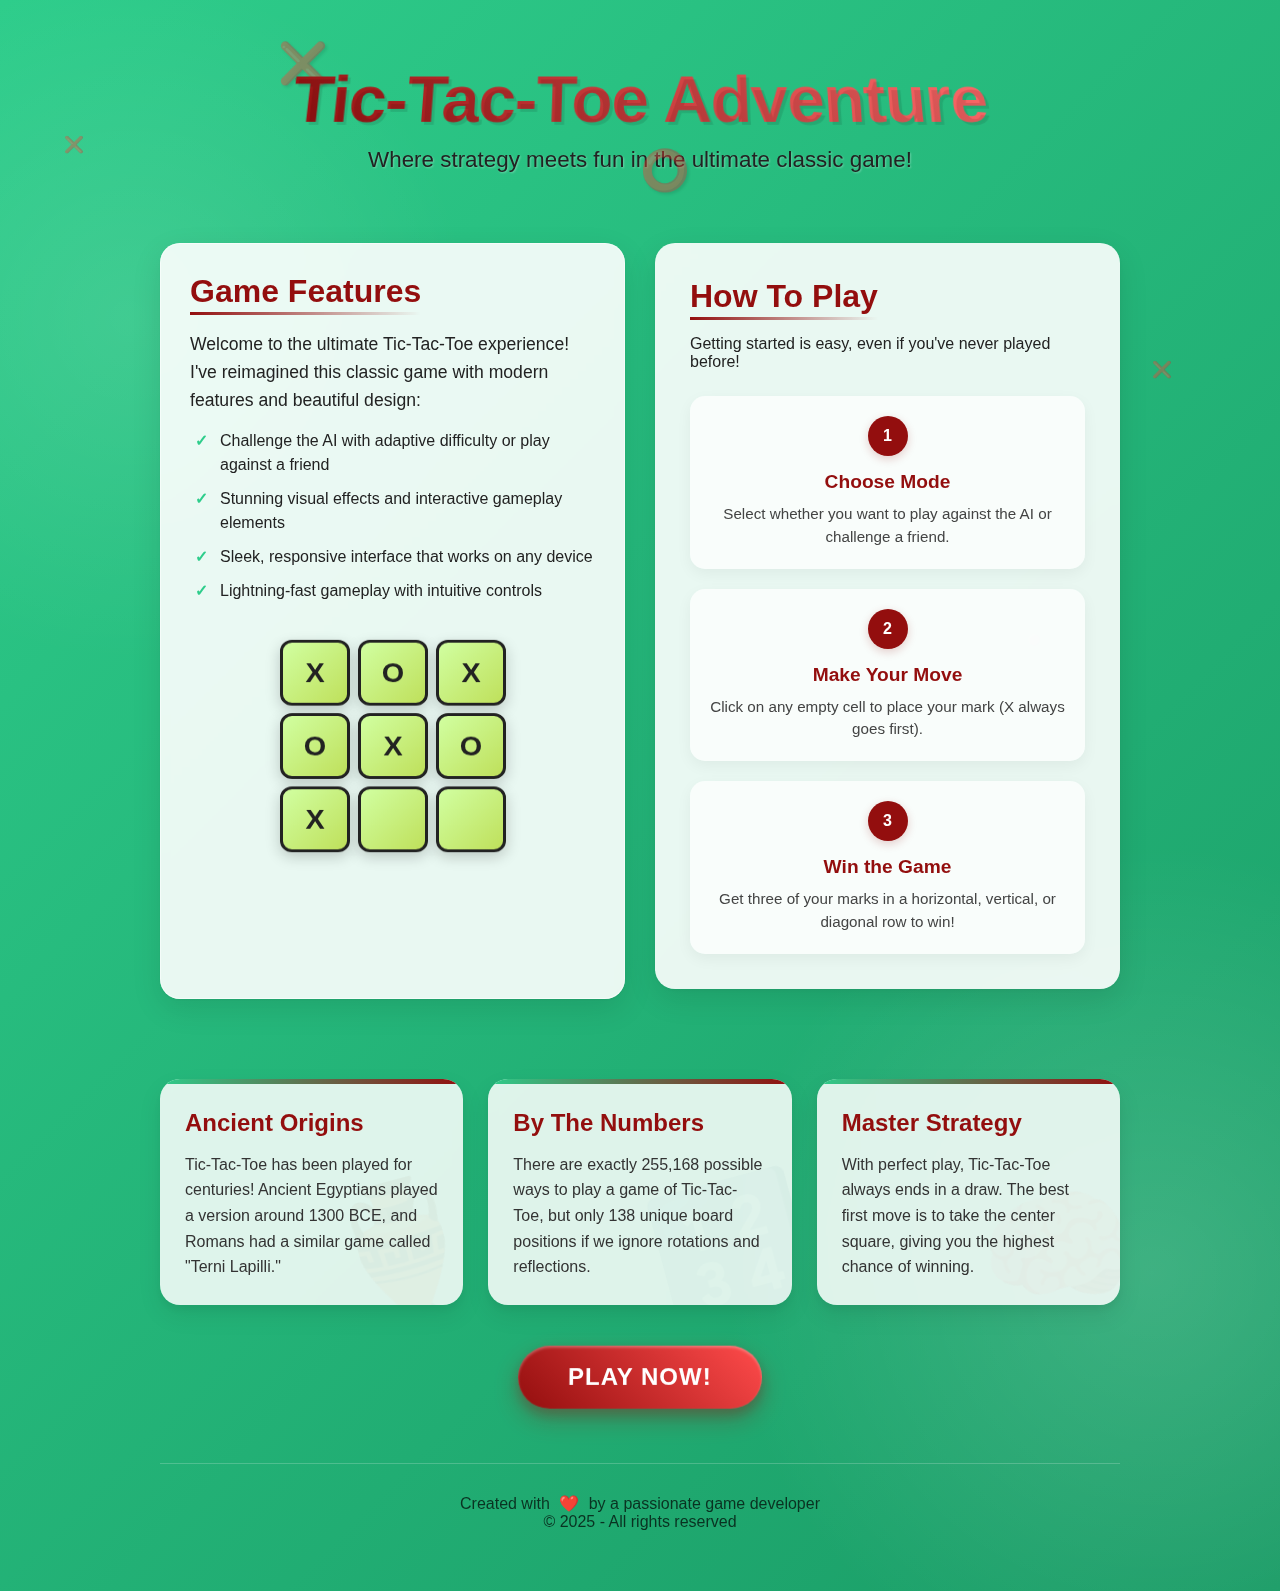
<file: index.html>
<!DOCTYPE html>
<html lang="en">
<head>
    <meta charset="UTF-8">
    <meta name="viewport" content="width=device-width, initial-scale=1.0">
    <title>Welcome to Tic-Tac-Toe Adventure</title>
    <style>
        :root {
            --primary: #2ecd8b;
            --secondary: #930e0e;
            --accent: #bfe05b;
            --dark: #222;
            --light: #fff;
        }
        
        * {
            box-sizing: border-box;
            margin: 0;
            padding: 0;
        }
        
        body {
            font-family: 'Segoe UI', Tahoma, Geneva, Verdana, sans-serif;
            background: linear-gradient(135deg, var(--primary) 0%, #1a9c66 100%);
            color: var(--dark);
            overflow-x: hidden;
            min-height: 100vh;
            position: relative;
        }
        
        body::before {
            content: "";
            position: absolute;
            top: 0;
            left: 0;
            width: 100%;
            height: 100%;
            background-image: 
                radial-gradient(circle at 10% 20%, rgba(255, 255, 255, 0.1) 0%, rgba(255, 255, 255, 0) 20%),
                radial-gradient(circle at 90% 80%, rgba(255, 255, 255, 0.15) 0%, rgba(255, 255, 255, 0) 25%);
            pointer-events: none;
        }
        
        .container {
            max-width: 1000px;
            margin: 0 auto;
            padding: 30px 20px;
            position: relative;
            z-index: 1;
        }
        
        /* Header Section */
        header {
            text-align: center;
            padding: 30px 0;
            position: relative;
        }
        
        .title-container {
            position: relative;
            display: inline-block;
        }
        
        h1 {
            font-size: 4.2em;
            font-weight: 800;
            background: linear-gradient(45deg, var(--secondary) 0%, #ff6b6b 100%);
            -webkit-background-clip: text;
            background-clip: text;
            color: transparent;
            text-shadow: 3px 3px 0px rgba(0, 0, 0, 0.1);
            margin-bottom: 10px;
            letter-spacing: -1px;
            transform: perspective(500px) rotateX(10deg);
            animation: titleFloat 6s ease-in-out infinite;
        }
        
        @keyframes titleFloat {
            0%, 100% { transform: perspective(500px) rotateX(10deg) translateY(0); }
            50% { transform: perspective(500px) rotateX(10deg) translateY(-10px); }
        }
        
        .x-marker, .o-marker {
            position: absolute;
            font-size: 2.5em;
            color: rgba(255, 255, 255, 0.8);
            text-shadow: 2px 2px 3px rgba(0, 0, 0, 0.2);
            animation: spin 10s linear infinite;
            opacity: 0.5;
        }
        
        .x-marker:nth-child(1) { top: -20px; left: -15px; animation-delay: 0s; }
        .o-marker:nth-child(2) { bottom: -10px; right: -15px; animation-delay: 2s; }
        
        @keyframes spin {
            0% { transform: rotate(0deg); }
            100% { transform: rotate(360deg); }
        }
        
        .tagline {
            font-size: 1.4em;
            color: var(--dark);
            margin-bottom: 40px;
            text-shadow: 1px 1px 2px rgba(255, 255, 255, 0.3);
            animation: fadeIn 1s ease-out;
            font-weight: 300;
        }
        
        @keyframes fadeIn {
            from { opacity: 0; transform: translateY(20px); }
            to { opacity: 1; transform: translateY(0); }
        }
        
        /* Main Content */
        .content-wrapper {
            display: grid;
            grid-template-columns: 1fr 1fr;
            gap: 30px;
            margin-bottom: 50px;
        }
        
        @media (max-width: 768px) {
            .content-wrapper {
                grid-template-columns: 1fr;
            }
        }
        
        /* Game Info Section */
        .game-info {
            background: rgba(255, 255, 255, 0.9);
            border-radius: 20px;
            padding: 30px;
            margin-bottom: 30px;
            box-shadow: 
                0 10px 30px rgba(0, 0, 0, 0.1),
                0 1px 3px rgba(0, 0, 0, 0.05),
                inset 0 0 0 1px rgba(255, 255, 255, 0.5);
            backdrop-filter: blur(5px);
            transform: translateZ(0);
            transition: transform 0.3s ease, box-shadow 0.3s ease;
            overflow: hidden;
            position: relative;
        }
        
        .game-info:hover {
            transform: translateY(-5px);
            box-shadow: 
                0 15px 35px rgba(0, 0, 0, 0.15),
                0 3px 10px rgba(0, 0, 0, 0.1),
                inset 0 0 0 1px rgba(255, 255, 255, 0.6);
        }
        
        .game-info::after {
            content: "";
            position: absolute;
            top: -50%;
            left: -50%;
            width: 200%;
            height: 200%;
            background: radial-gradient(circle, rgba(255, 255, 255, 0.2) 0%, rgba(255, 255, 255, 0) 80%);
            opacity: 0;
            transform: translate(100%, 100%);
            transition: opacity 0.5s;
            pointer-events: none;
            z-index: 1;
        }
        
        .game-info:hover::after {
            opacity: 1;
        }
        
        h2 {
            font-size: 2em;
            color: var(--secondary);
            margin-bottom: 20px;
            position: relative;
            display: inline-block;
        }
        
        h2::after {
            content: "";
            position: absolute;
            bottom: -5px;
            left: 0;
            width: 100%;
            height: 3px;
            background: linear-gradient(90deg, var(--secondary), transparent);
        }
        
        .game-info p {
            margin-bottom: 15px;
            line-height: 1.6;
            font-size: 1.1em;
        }
        
        .game-info ul {
            list-style-type: none;
            padding-left: 5px;
            margin-bottom: 20px;
        }
        
        .game-info li {
            margin-bottom: 10px;
            padding-left: 25px;
            position: relative;
            line-height: 1.5;
        }
        
        .game-info li::before {
            content: "✓";
            position: absolute;
            left: 0;
            color: var(--primary);
            font-weight: bold;
        }
        
        /* Game Board Preview */
        .game-board-preview {
            display: grid;
            grid-template-columns: repeat(3, 70px);
            grid-gap: 8px;
            margin: 30px auto;
            width: fit-content;
            perspective: 800px;
            transform-style: preserve-3d;
            animation: boardRotate 20s infinite linear;
            transform: rotateX(20deg);
        }
        
        @keyframes boardRotate {
            0% { transform: rotateX(20deg) rotateY(0); }
            100% { transform: rotateX(20deg) rotateY(360deg); }
        }
        
        .cell-preview {
            width: 70px;
            height: 70px;
            display: flex;
            justify-content: center;
            align-items: center;
            font-size: 1.8em;
            font-weight: bold;
            background: linear-gradient(135deg, #d1ffa1 0%, var(--accent) 100%);
            border: 3px solid var(--dark);
            border-radius: 12px;
            box-shadow: 0 5px 15px rgba(0, 0, 0, 0.2);
            transition: transform 0.3s ease, box-shadow 0.3s ease;
            animation: cellAppear 0.5s backwards;
            position: relative;
            overflow: hidden;
        }
        
        .cell-preview:nth-child(1) { animation-delay: 0.1s; }
        .cell-preview:nth-child(2) { animation-delay: 0.2s; }
        .cell-preview:nth-child(3) { animation-delay: 0.3s; }
        .cell-preview:nth-child(4) { animation-delay: 0.4s; }
        .cell-preview:nth-child(5) { animation-delay: 0.5s; }
        .cell-preview:nth-child(6) { animation-delay: 0.6s; }
        .cell-preview:nth-child(7) { animation-delay: 0.7s; }
        .cell-preview:nth-child(8) { animation-delay: 0.8s; }
        .cell-preview:nth-child(9) { animation-delay: 0.9s; }
        
        @keyframes cellAppear {
            from { opacity: 0; transform: scale(0.5); }
            to { opacity: 1; transform: scale(1); }
        }
        
        .cell-preview:hover {
            transform: translateY(-5px) scale(1.05);
            box-shadow: 0 8px 20px rgba(0, 0, 0, 0.3);
            z-index: 2;
        }
        
        .cell-preview::after {
            content: "";
            position: absolute;
            top: -10px;
            left: -10px;
            right: -10px;
            bottom: -10px;
            background: radial-gradient(circle, rgba(255, 255, 255, 0.7) 0%, rgba(255, 255, 255, 0) 70%);
            opacity: 0;
            transition: opacity 0.3s;
            z-index: -1;
        }
        
        .cell-preview:hover::after {
            opacity: 0.5;
        }
        
        /* Fun Facts Section */
        .fun-facts {
            display: grid;
            grid-template-columns: repeat(auto-fit, minmax(280px, 1fr));
            gap: 25px;
            margin-bottom: 40px;
        }
        
        .fact-card {
            background: rgba(255, 255, 255, 0.85);
            border-radius: 20px;
            padding: 25px;
            box-shadow: 
                0 10px 25px rgba(0, 0, 0, 0.08),
                0 5px 10px rgba(0, 0, 0, 0.05);
            transition: all 0.3s ease;
            overflow: hidden;
            position: relative;
            z-index: 1;
            backdrop-filter: blur(5px);
        }
        
        .fact-card:hover {
            transform: translateY(-10px);
            box-shadow: 
                0 15px 35px rgba(0, 0, 0, 0.12),
                0 10px 20px rgba(0, 0, 0, 0.08);
        }
        
        .fact-card::before {
            content: "";
            position: absolute;
            top: 0;
            left: 0;
            width: 100%;
            height: 5px;
            background: linear-gradient(90deg, var(--primary), var(--secondary));
            z-index: 1;
        }
        
        .fact-card h3 {
            color: var(--secondary);
            margin-top: 5px;
            margin-bottom: 15px;
            font-size: 1.5em;
            position: relative;
            display: inline-block;
        }
        
        .fact-card p {
            line-height: 1.6;
            color: #333;
            position: relative;
            z-index: 2;
        }
        
        .fact-icon {
            position: absolute;
            bottom: -20px;
            right: -20px;
            font-size: 8em;
            color: rgba(0, 0, 0, 0.04);
            transform: rotate(-15deg);
            pointer-events: none;
        }
        
        /* Play Button */
        .play-button-container {
            text-align: center;
            margin: 40px 0;
            perspective: 1000px;
        }
        
        .play-button {
            display: inline-block;
            padding: 18px 50px;
            background: linear-gradient(45deg, var(--secondary) 0%, #ff4b4b 100%);
            color: white;
            text-decoration: none;
            font-size: 1.5em;
            font-weight: bold;
            border-radius: 50px;
            box-shadow: 
                0 10px 25px rgba(147, 14, 14, 0.3),
                0 6px 12px rgba(147, 14, 14, 0.2),
                inset 0 2px 3px rgba(255, 255, 255, 0.3);
            transition: all 0.3s ease;
            position: relative;
            overflow: hidden;
            transform-style: preserve-3d;
            transform: translateZ(0) rotateX(10deg);
            text-transform: uppercase;
            letter-spacing: 1px;
        }
        
        .play-button:hover {
            transform: translateZ(0) rotateX(10deg) scale(1.05) translateY(-5px);
            box-shadow: 
                0 15px 35px rgba(147, 14, 14, 0.4),
                0 8px 15px rgba(147, 14, 14, 0.3),
                inset 0 2px 5px rgba(255, 255, 255, 0.4);
        }
        
        .play-button:active {
            transform: translateZ(0) rotateX(10deg) scale(0.98) translateY(0);
            box-shadow: 
                0 5px 15px rgba(147, 14, 14, 0.4),
                0 3px 8px rgba(147, 14, 14, 0.3),
                inset 0 1px 3px rgba(255, 255, 255, 0.4);
        }
        
        .play-button::before {
            content: "";
            position: absolute;
            top: 0;
            left: -100%;
            width: 100%;
            height: 100%;
            background: linear-gradient(
                90deg,
                transparent 0%,
                rgba(255, 255, 255, 0.4) 50%,
                transparent 100%
            );
            transition: left 0.7s ease;
        }
        
        .play-button:hover::before {
            left: 100%;
        }
        
        /* How to Play Section */
        .how-to-play {
            background: rgba(255, 255, 255, 0.9);
            border-radius: 20px;
            padding: 35px;
            box-shadow: 
                0 10px 30px rgba(0, 0, 0, 0.1),
                0 1px 5px rgba(0, 0, 0, 0.05);
            margin-bottom: 40px;
            position: relative;
            overflow: hidden;
            backdrop-filter: blur(5px);
        }
        
        .steps-container {
            display: flex;
            margin-top: 25px;
            flex-wrap: wrap;
            justify-content: space-around;
            gap: 20px;
        }
        
        .step {
            flex: 1;
            min-width: 200px;
            padding: 20px;
            background: rgba(255, 255, 255, 0.7);
            border-radius: 15px;
            box-shadow: 0 5px 15px rgba(0, 0, 0, 0.05);
            position: relative;
            display: flex;
            flex-direction: column;
            align-items: center;
            text-align: center;
            transition: transform 0.3s ease;
        }
        
        .step:hover {
            transform: translateY(-5px);
        }
        
        .step-number {
            display: flex;
            justify-content: center;
            align-items: center;
            width: 40px;
            height: 40px;
            background: var(--secondary);
            color: white;
            border-radius: 50%;
            font-weight: bold;
            margin-bottom: 15px;
            box-shadow: 0 3px 10px rgba(147, 14, 14, 0.2);
        }
        
        .step h4 {
            color: var(--secondary);
            margin-bottom: 10px;
            font-size: 1.2em;
        }
        
        .step p {
            color: #444;
            line-height: 1.5;
            font-size: 0.95em;
        }
        
        /* Footer */
        footer {
            text-align: center;
            padding: 30px 0;
            color: rgba(0, 0, 0, 0.7);
            position: relative;
            margin-top: 50px;
            border-top: 1px solid rgba(255, 255, 255, 0.2);
        }
        
        .footer-content {
            position: relative;
            z-index: 2;
        }
        
        .heart {
            display: inline-block;
            color: var(--secondary);
            animation: heartbeat 1.5s infinite;
            margin: 0 5px;
        }
        
        @keyframes heartbeat {
            0%, 100% { transform: scale(1); }
            50% { transform: scale(1.2); }
        }
        
        /* Floating shapes */
        .shapes {
            position: fixed;
            width: 100%;
            height: 100%;
            top: 0;
            left: 0;
            z-index: 0;
            overflow: hidden;
            pointer-events: none;
        }
        
        .shape {
            position: absolute;
            opacity: 0.4;
            animation: floatAnimation 20s infinite linear;
        }
        
        .shape:nth-child(1) {
            top: 15%;
            left: 5%;
            animation-duration: 15s;
            animation-delay: 0s;
        }
        
        .shape:nth-child(2) {
            top: 70%;
            left: 80%;
            animation-duration: 25s;
            animation-delay: 2s;
        }
        
        .shape:nth-child(3) {
            top: 40%;
            left: 90%;
            animation-duration: 18s;
            animation-delay: 5s;
        }
        
        .shape:nth-child(4) {
            top: 80%;
            left: 25%;
            animation-duration: 22s;
            animation-delay: 7s;
        }
        
        @keyframes floatAnimation {
            0% {
                transform: translateY(0) rotate(0deg);
            }
            50% {
                transform: translateY(-100px) rotate(180deg);
            }
            100% {
                transform: translateY(0) rotate(360deg);
            }
        }
        
        /* Media Queries */
        @media (max-width: 992px) {
            h1 {
                font-size: 3.5em;
            }
            
            .content-wrapper {
                grid-template-columns: 1fr;
            }
            
            .game-board-preview {
                animation: none;
                transform: none;
            }
        }
        
        @media (max-width: 768px) {
            .container {
                padding: 20px 15px;
            }
            
            h1 {
                font-size: 3em;
            }
            
            .game-info, .how-to-play, .fact-card {
                padding: 20px;
            }
            
            .steps-container {
                flex-direction: column;
            }
            
            .step {
                width: 100%;
            }
            
            .play-button {
                padding: 15px 40px;
                font-size: 1.3em;
            }
        }
        
        @media (max-width: 480px) {
            h1 {
                font-size: 2.5em;
            }
            
            .tagline {
                font-size: 1.1em;
            }
            
            .cell-preview {
                width: 60px;
                height: 60px;
            }
            
            .game-board-preview {
                grid-template-columns: repeat(3, 60px);
            }
        }
    </style>
</head>
<body>
    <div class="shapes">
        <div class="shape">❌</div>
        <div class="shape">⭕</div>
        <div class="shape">❌</div>
        <div class="shape">⭕</div>
    </div>

    <div class="container">
        <header>
            <div class="title-container">
                <span class="x-marker">❌</span>
                <h1>Tic-Tac-Toe Adventure</h1>
                <span class="o-marker">⭕</span>
            </div>
            <p class="tagline">Where strategy meets fun in the ultimate classic game!</p>
        </header>
        
        <div class="content-wrapper">
            <div class="game-info">
                <h2>Game Features</h2>
                <p>Welcome to the ultimate Tic-Tac-Toe experience! I've reimagined this classic game with modern features and beautiful design:</p>
                <ul>
                    <li>Challenge the AI with adaptive difficulty or play against a friend</li>
                    <li>Stunning visual effects and interactive gameplay elements</li>
                    <li>Sleek, responsive interface that works on any device</li>
                    <li>Lightning-fast gameplay with intuitive controls</li>
                </ul>
                
                <div class="game-board-preview">
                    <div class="cell-preview">X</div>
                    <div class="cell-preview">O</div>
                    <div class="cell-preview">X</div>
                    <div class="cell-preview">O</div>
                    <div class="cell-preview">X</div>
                    <div class="cell-preview">O</div>
                    <div class="cell-preview">X</div>
                    <div class="cell-preview"></div>
                    <div class="cell-preview"></div>
                </div>
            </div>
            
            <div class="how-to-play">
                <h2>How To Play</h2>
                <p>Getting started is easy, even if you've never played before!</p>
                
                <div class="steps-container">
                    <div class="step">
                        <div class="step-number">1</div>
                        <h4>Choose Mode</h4>
                        <p>Select whether you want to play against the AI or challenge a friend.</p>
                    </div>
                    
                    <div class="step">
                        <div class="step-number">2</div>
                        <h4>Make Your Move</h4>
                        <p>Click on any empty cell to place your mark (X always goes first).</p>
                    </div>
                    
                    <div class="step">
                        <div class="step-number">3</div>
                        <h4>Win the Game</h4>
                        <p>Get three of your marks in a horizontal, vertical, or diagonal row to win!</p>
                    </div>
                </div>
            </div>
        </div>
        
        <div class="fun-facts">
            <div class="fact-card">
                <h3>Ancient Origins</h3>
                <p>Tic-Tac-Toe has been played for centuries! Ancient Egyptians played a version around 1300 BCE, and Romans had a similar game called "Terni Lapilli."</p>
                <div class="fact-icon">🏺</div>
            </div>
            
            <div class="fact-card">
                <h3>By The Numbers</h3>
                <p>There are exactly 255,168 possible ways to play a game of Tic-Tac-Toe, but only 138 unique board positions if we ignore rotations and reflections.</p>
                <div class="fact-icon">🔢</div>
            </div>
            
            <div class="fact-card">
                <h3>Master Strategy</h3>
                <p>With perfect play, Tic-Tac-Toe always ends in a draw. The best first move is to take the center square, giving you the highest chance of winning.</p>
                <div class="fact-icon">🧠</div>
            </div>
        </div>
        
        <div class="play-button-container">
            <a href="second.html" class="play-button">Play Now!</a>
        </div>
        
        <footer>
            <div class="footer-content">
                <p>Created with <span class="heart">❤️</span> by a passionate game developer</p>
                <p>© 2025 - All rights reserved</p>
            </div>
        </footer>
    </div>
</body>
</html>
</file>
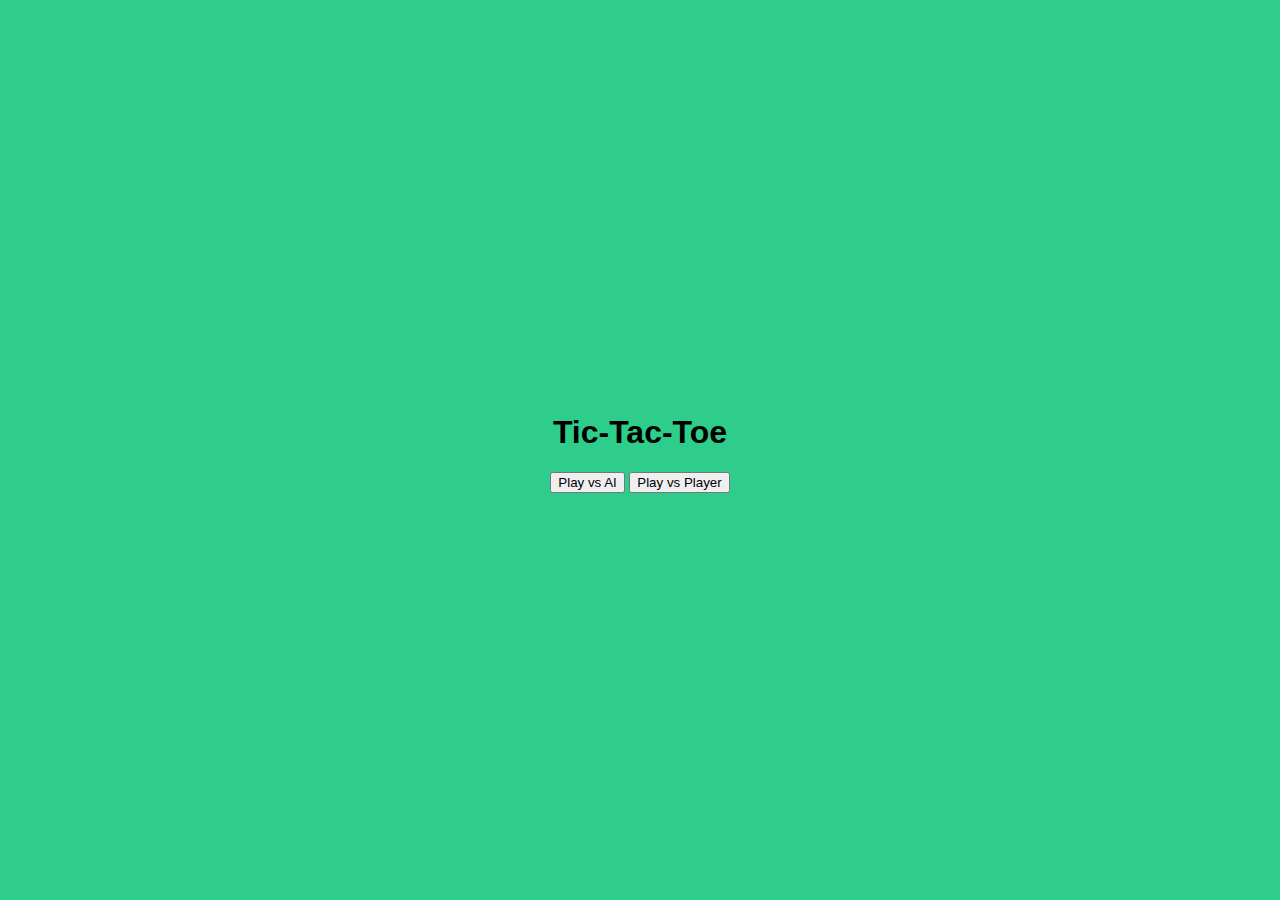
<file: second.html>
<!DOCTYPE html>
<html lang="en">
<head>
    <meta charset="UTF-8">
    <meta name="viewport" content="width=device-width, initial-scale=1.0">
    <title>Tic-Tac-Toe</title>
    <style>
      
body {
  font-family: Arial, sans-serif;
  display: flex;
  justify-content: center;
  align-items: center;
  height: 100vh;
  margin: 0;
  background-color: #2ecd8b;
  overflow: hidden;
  position: relative;
}

.cell:hover {
    background-color: #930e0e; 
    border-color: #555; 
    transform: scale(1.05); 
    transition: all 0.3s ease; 
}

.container {
  text-align: center;
  z-index: 1;
}

#game-board {
  display: grid;
  grid-template-columns: repeat(3, 100px);
  grid-gap: 5px;
  margin: 20px auto;
}

.cell {
  width: 100px;
  height: 100px;
  display: flex;
  justify-content: center;
  align-items: center;
  font-size: 2em;
  background-color: #bfe05b;
  border: 2px solid #000;
  cursor: pointer;
}

.cell:active {
  background-color: #d23737;
}

.winner-cell {
  animation: winPulse 1s infinite alternate;
}

@keyframes winPulse {
  from { background-color: #bfe05b; transform: scale(1); }
  to { background-color: #ffd700; transform: scale(1.1); }
}

#status {
  margin-top: 15px;
  font-size: 1.2em;
}

#reset, #finish-game {
  margin-top: 10px;
  padding: 10px 20px;
  font-size: 16px;
  cursor: pointer;
  border: none;
  border-radius: 5px;
  margin-right: 10px;
}

#reset {
  background-color: #930e0e;
  color: #3fbed1;
}

#finish-game {
  background-color: #3fbed1;
  color: #333;
}

.button-container {
  margin-top: 15px;
}

/* Celebration elements */
.confetti {
  position: absolute;
  width: 10px;
  height: 10px;
  background-color: #f00;
  opacity: 0;
  z-index: 0;
}

@keyframes fall {
  0% {
    opacity: 1;
    top: -100px;
    transform: rotate(0deg);
  }
  100% {
    opacity: 0.3;
    top: 100vh;
    transform: rotate(360deg);
  }
}

.celebration-text {
  position: absolute;
  top: 20%;
  left: 50%;
  transform: translate(-50%, -50%);
  font-size: 3em;
  color: #ffd700;
  text-shadow: 2px 2px 5px rgba(0,0,0,0.5);
  opacity: 0;
  z-index: 2;
}

@keyframes celebrationText {
  0% { opacity: 0; transform: translate(-50%, -50%) scale(0.5); }
  50% { opacity: 1; transform: translate(-50%, -50%) scale(1.2); }
  100% { opacity: 0; transform: translate(-50%, -50%) scale(1); }
}

#thank-you-modal {
  position: absolute;
  top: 50%;
  left: 50%;
  transform: translate(-50%, -50%);
  background-color: rgba(255, 255, 255, 0.9);
  padding: 30px;
  border-radius: 10px;
  box-shadow: 0 0 20px rgba(0, 0, 0, 0.3);
  z-index: 100;
  text-align: center;
  display: none;
}

#thank-you-modal h2 {
  margin-top: 0;
  color: #2ecd8b;
}

#thank-you-modal p {
  margin-bottom: 20px;
  font-size: 18px;
}

.modal-button {
  padding: 10px 20px;
  background-color: #2ecd8b;
  color: white;
  border: none;
  border-radius: 5px;
  cursor: pointer;
  font-size: 16px;
}

.modal-button:hover {
  background-color: #1da06f;
}

    </style>
</head>
<body>
    <div class="container">
        <h1>Tic-Tac-Toe</h1>
        <div id="mode-selector">
            <button id="vs-ai">Play vs AI</button>
            <button id="vs-player">Play vs Player</button>
        </div>
        <div id="game-board" style="display: none;">
            <div class="cell" data-cell></div>
            <div class="cell" data-cell></div>
            <div class="cell" data-cell></div>
            <div class="cell" data-cell></div>
            <div class="cell" data-cell></div>
            <div class="cell" data-cell></div>
            <div class="cell" data-cell></div>
            <div class="cell" data-cell></div>
            <div class="cell" data-cell></div>
        </div>
        <div id="status"></div>
        <div class="button-container">
            <button id="reset" style="display: none;">Reset Game</button>
            <button id="finish-game" style="display: none;">Finish Game</button>
        </div>
    </div>
    
    <div class="celebration-text" id="celebration-text">YOU WIN!</div>
    
    <div id="thank-you-modal">
        <h2>Thank You for Playing!</h2>
        <p>We hope you enjoyed the game!</p>
        <button class="modal-button" id="modal-ok">OK</button>
    </div>
    
    <script>
        const cells = document.querySelectorAll('[data-cell]');
        const statusDisplay = document.getElementById('status');
        const resetButton = document.getElementById('reset');
        const finishButton = document.getElementById('finish-game');
        const gameBoard = document.getElementById('game-board');
        const modeSelector = document.getElementById('mode-selector');
        const vsAIButton = document.getElementById('vs-ai');
        const vsPlayerButton = document.getElementById('vs-player');
        const celebrationText = document.getElementById('celebration-text');
        const thankYouModal = document.getElementById('thank-you-modal');
        const modalOkButton = document.getElementById('modal-ok');

        let currentPlayer = 'X';
        let board = Array(9).fill(null);
        let isAIEnabled = false; // Track game mode
        let gameActive = true;

        // Event listeners for mode selection
        vsAIButton.addEventListener('click', () => {
            isAIEnabled = true;
            startGame();
        });

        vsPlayerButton.addEventListener('click', () => {
            isAIEnabled = false;
            startGame();
        });

        function startGame() {
            modeSelector.style.display = 'none';
            gameBoard.style.display = 'grid';
            resetButton.style.display = 'inline-block';
            finishButton.style.display = 'none';
            board.fill(null);
            cells.forEach(cell => {
                cell.textContent = '';
                cell.classList.remove('winner-cell');
            });
            currentPlayer = 'X';
            statusDisplay.textContent = `${currentPlayer}'s turn`;
            gameActive = true;
            
            // Remove any existing confetti
            const existingConfetti = document.querySelectorAll('.confetti');
            existingConfetti.forEach(confetti => confetti.remove());
            
            // Reset celebration text
            celebrationText.style.animation = 'none';
            celebrationText.style.opacity = '0';
        }

        // Handle click event for user
        cells.forEach((cell, index) => {
            cell.addEventListener('click', () => {
                if (!board[index] && gameActive) {
                    board[index] = currentPlayer;
                    cell.textContent = currentPlayer;
                    
                    const winResult = checkWinner();
                    if (winResult) {
                        gameActive = false;
                        statusDisplay.textContent = `${currentPlayer} wins!`;
                        highlightWinnerCells(winResult);
                        finishButton.style.display = 'inline-block';
                        if (currentPlayer === 'X' || !isAIEnabled) {
                            // Only celebrate if human player wins
                            startCelebration();
                        }
                    } else if (board.every(cell => cell)) {
                        gameActive = false;
                        statusDisplay.textContent = "It's a draw!";
                        finishButton.style.display = 'inline-block';
                    } else {
                        currentPlayer = currentPlayer === 'X' ? 'O' : 'X';
                        statusDisplay.textContent = `${currentPlayer}'s turn`;
                        if (isAIEnabled && currentPlayer === 'O') aiMove();
                    }
                }
            });
        });

        // AI logic to make a random move
        function aiMove() {
            setTimeout(() => {
                if (gameActive) {
                    const availableCells = board.map((cell, index) => cell === null ? index : null).filter(index => index !== null);
                    const randomIndex = availableCells[Math.floor(Math.random() * availableCells.length)];
                    board[randomIndex] = currentPlayer;
                    cells[randomIndex].textContent = currentPlayer;
                    
                    const winResult = checkWinner();
                    if (winResult) {
                        gameActive = false;
                        statusDisplay.textContent = `${currentPlayer} wins!`;
                        highlightWinnerCells(winResult);
                        finishButton.style.display = 'inline-block';
                    } else if (board.every(cell => cell)) {
                        gameActive = false;
                        statusDisplay.textContent = "It's a draw!";
                        finishButton.style.display = 'inline-block';
                    } else {
                        currentPlayer = 'X';
                        statusDisplay.textContent = `${currentPlayer}'s turn`;
                    }
                }
            }, 500); // Delay for realistic effect
        }

        // Reset functionality
        resetButton.addEventListener('click', () => {
            startGame();
        });
        
        // Finish game functionality
        finishButton.addEventListener('click', () => {
            showThankYouModal();
        });
        
        // Thank you modal
        function showThankYouModal() {
            thankYouModal.style.display = 'block';
        }
        
        modalOkButton.addEventListener('click', () => {
            thankYouModal.style.display = 'none';
            returnToMainMenu();
        });
        
        function returnToMainMenu() {
            gameBoard.style.display = 'none';
            resetButton.style.display = 'none';
            finishButton.style.display = 'none';
            modeSelector.style.display = 'block';
            
            // Remove any existing confetti
            const existingConfetti = document.querySelectorAll('.confetti');
            existingConfetti.forEach(confetti => confetti.remove());
            
            // Reset celebration text
            celebrationText.style.animation = 'none';
            celebrationText.style.opacity = '0';
        }

        // Check for winner
        function checkWinner() {
            const winningCombinations = [
                [0, 1, 2], [3, 4, 5], [6, 7, 8], // Rows
                [0, 3, 6], [1, 4, 7], [2, 5, 8], // Columns
                [0, 4, 8], [2, 4, 6]             // Diagonals
            ];
            
            for (const combination of winningCombinations) {
                if (combination.every(index => board[index] === currentPlayer)) {
                    return combination;
                }
            }
            return null;
        }
        
        // Highlight winning cells
        function highlightWinnerCells(combination) {
            combination.forEach(index => {
                cells[index].classList.add('winner-cell');
            });
        }
        
        // Create confetti effect
        function createConfetti() {
            for (let i = 0; i < 100; i++) {
                const confetti = document.createElement('div');
                confetti.classList.add('confetti');
                
                // Random position
                confetti.style.left = Math.random() * 100 + 'vw';
                
                // Random color
                const colors = ['#ff0000', '#00ff00', '#0000ff', '#ffff00', '#ff00ff', '#00ffff'];
                confetti.style.backgroundColor = colors[Math.floor(Math.random() * colors.length)];
                
                // Random size
                const size = Math.random() * 10 + 5;
                confetti.style.width = size + 'px';
                confetti.style.height = size + 'px';
                
                // Random shape
                const shapes = ['circle', 'square', 'triangle'];
                const shape = shapes[Math.floor(Math.random() * shapes.length)];
                if (shape === 'circle') {
                    confetti.style.borderRadius = '50%';
                } else if (shape === 'triangle') {
                    confetti.style.width = '0';
                    confetti.style.height = '0';
                    confetti.style.borderLeft = size/2 + 'px solid transparent';
                    confetti.style.borderRight = size/2 + 'px solid transparent';
                    confetti.style.borderBottom = size + 'px solid ' + colors[Math.floor(Math.random() * colors.length)];
                    confetti.style.backgroundColor = 'transparent';
                }
                
                // Animation
                const duration = Math.random() * 3 + 2;
                confetti.style.animation = `fall ${duration}s linear forwards`;
                
                document.body.appendChild(confetti);
                
                // Remove confetti after animation
                setTimeout(() => {
                    confetti.remove();
                }, duration * 1000);
            }
        }
        
        // Start celebration
        function startCelebration() {
            // Animated text
            celebrationText.textContent = 'YOU WIN!';
            celebrationText.style.animation = 'celebrationText 2s forwards';
            
            // Create confetti
            createConfetti();
            
            // Sound effect (optional)
            // const audio = new Audio('path_to_win_sound.mp3');
            // audio.play();
        }
    </script>
</body>
</html>
</file>
